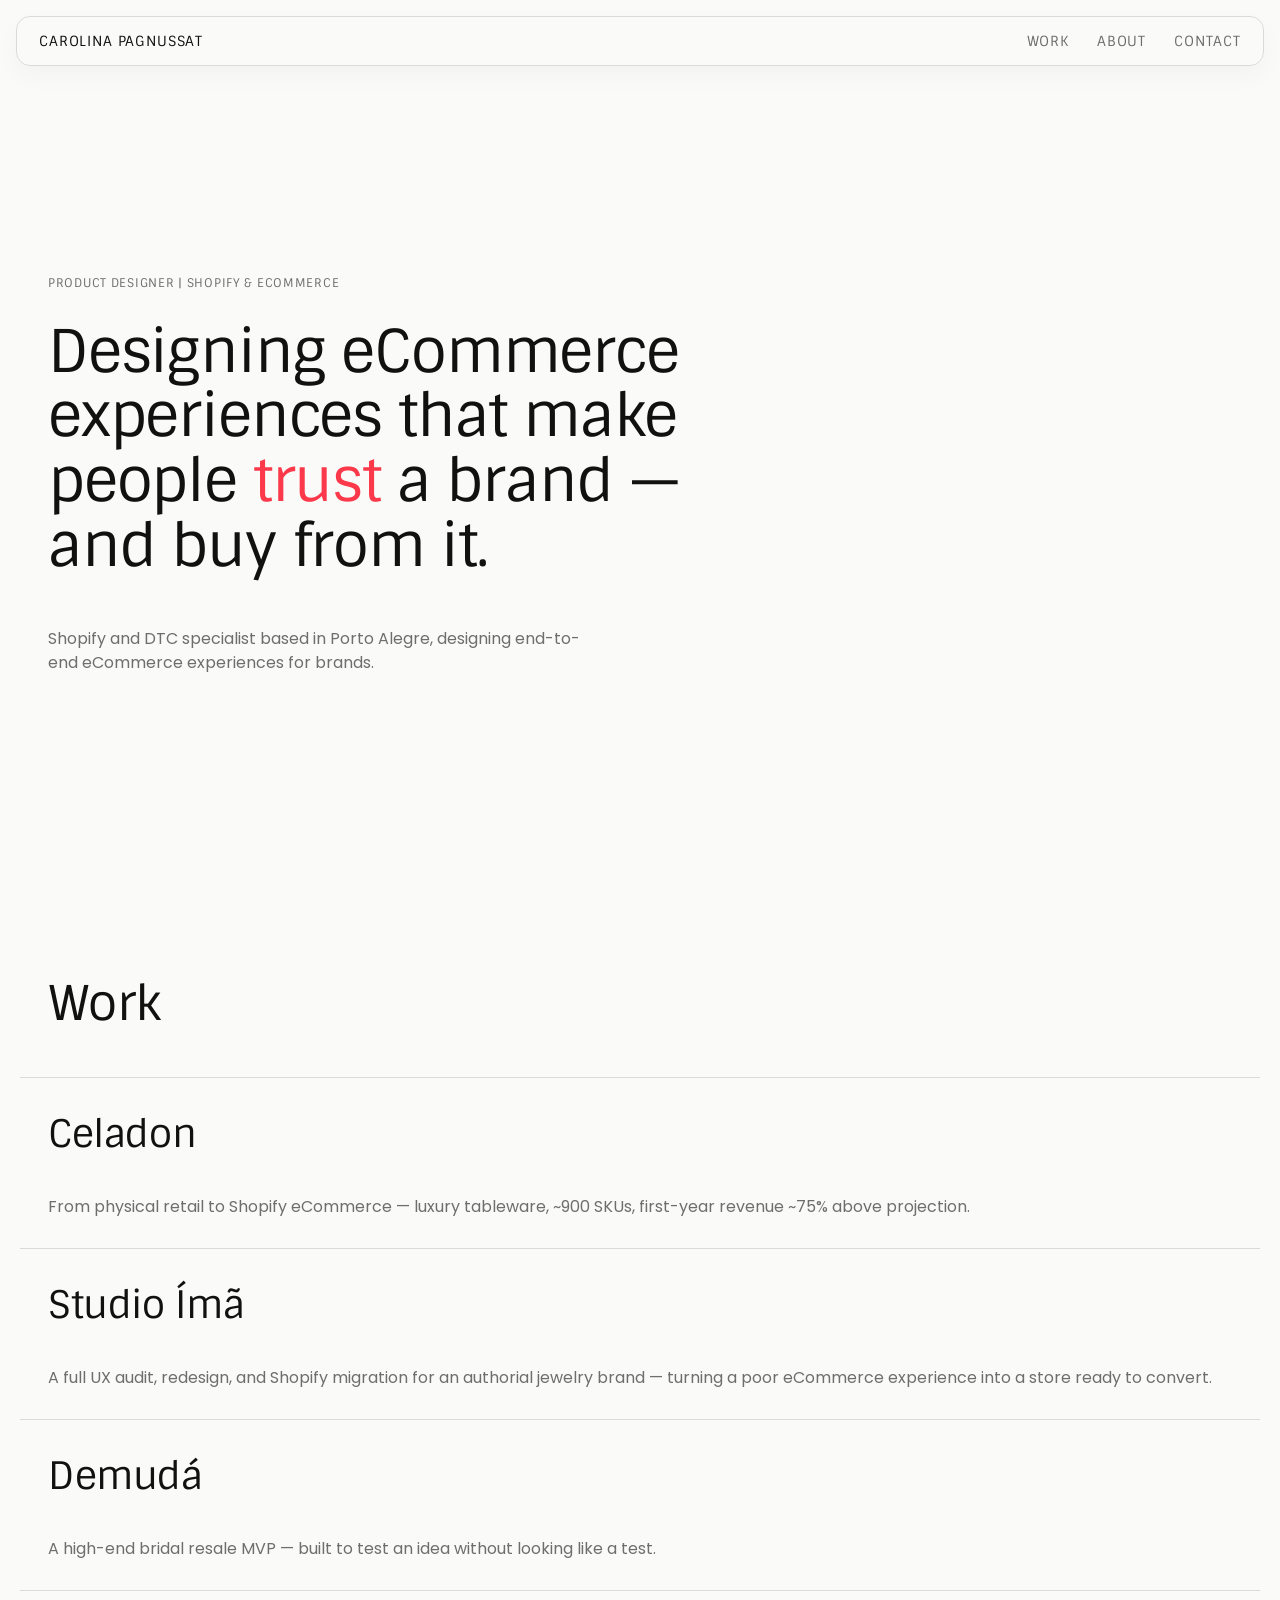
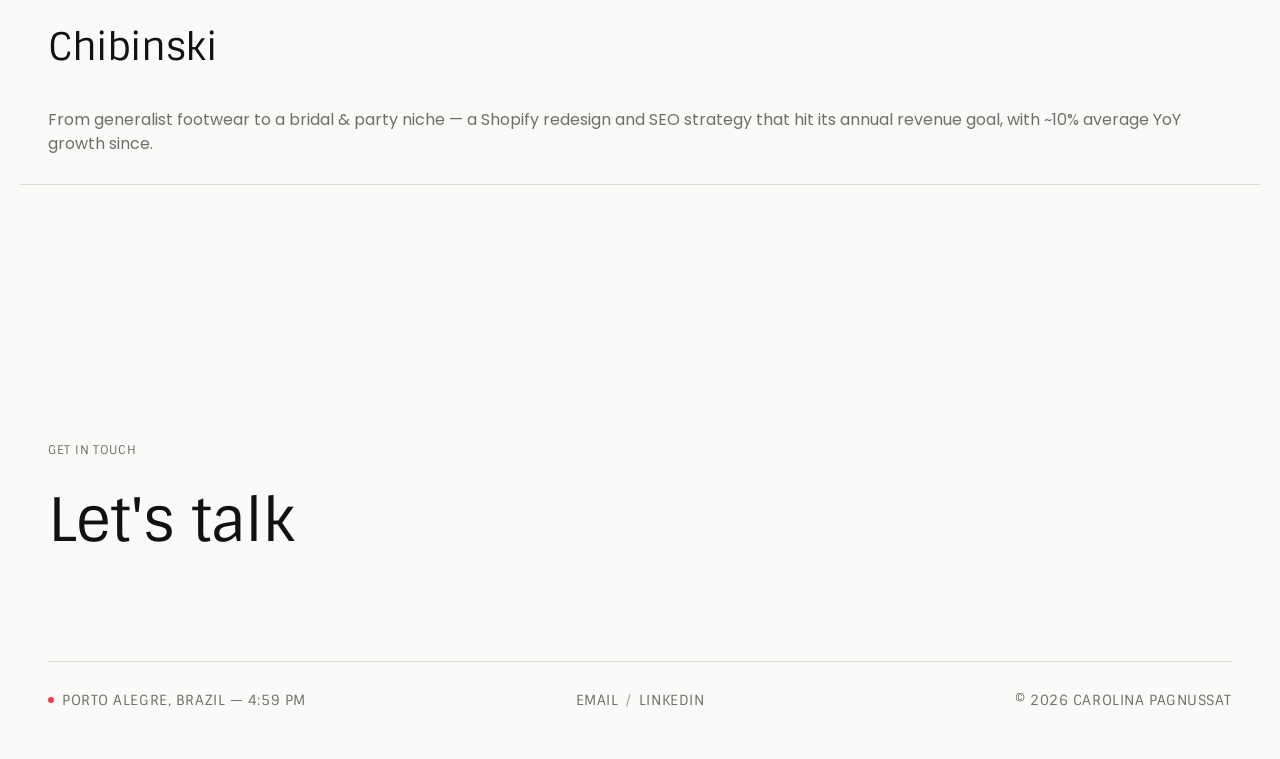
<file: index.html>
<!DOCTYPE html>
<html lang="en">
<head>
<meta charset="UTF-8">
<meta name="viewport" content="width=device-width, initial-scale=1.0">
<link rel="icon" href="/favicon.svg" type="image/svg+xml">
<link rel="icon" href="/favicon-32.png" sizes="32x32" type="image/png">
<link rel="apple-touch-icon" href="/apple-touch-icon.png">
<title>Carolina Pagnussat — Product Designer</title>
<meta name="description" content="Product designer specializing in Shopify and DTC eCommerce, based in Porto Alegre — designing store experiences that make people trust a brand and buy from it.">
<link rel="canonical" href="https://www.carolinapagnussat.com/">
<meta property="og:type" content="website">
<meta property="og:site_name" content="Carolina Pagnussat">
<meta property="og:title" content="Carolina Pagnussat — Product Designer">
<meta property="og:description" content="Shopify &amp; DTC product designer — store experiences that make people trust a brand and buy from it.">
<meta property="og:url" content="https://www.carolinapagnussat.com/">
<meta property="og:image" content="https://www.carolinapagnussat.com/assets/og-card.png">
<meta property="og:image:width" content="1200">
<meta property="og:image:height" content="630">
<meta property="og:image:alt" content="Carolina Pagnussat — Product Designer · Shopify & eCommerce">
<meta name="twitter:card" content="summary_large_image">
<meta name="twitter:title" content="Carolina Pagnussat — Product Designer">
<meta name="twitter:description" content="Shopify &amp; DTC product designer — store experiences that make people trust a brand and buy from it.">
<meta name="twitter:image" content="https://www.carolinapagnussat.com/assets/og-card.png">
<link rel="preconnect" href="https://fonts.googleapis.com">
<link rel="preconnect" href="https://fonts.gstatic.com" crossorigin>
<link href="https://fonts.googleapis.com/css2?family=Sintony:wght@400&family=Poppins:wght@400;500&display=swap" rel="stylesheet">
<link rel="stylesheet" href="css/style.css">
</head>
<body>

<nav class="site-nav">
  <a href="/" class="logo">Carolina Pagnussat</a>
  <div class="nav-links">
    <a href="/work">Work</a>
    <a href="/about">About</a>
    <a href="/contact">Contact</a>
  </div>
  <button class="nav-toggle" aria-label="Toggle menu" aria-expanded="false"><span></span></button>
</nav>

<header class="hero wrap">
  <p class="mono reveal">Product Designer | Shopify &amp; eCommerce</p>
  <h1 class="reveal" style="transition-delay: 0.08s;">Designing eCommerce experiences that make people <span class="paint-word"><span>t</span><span>r</span><span>u</span><span>s</span><span>t</span></span> a brand — and buy from it.</h1>
  <p class="lede reveal" style="transition-delay: 0.18s;">Shopify and DTC specialist based in Porto Alegre, designing end-to-end eCommerce experiences for brands.</p>
</header>

<main>
  <section class="work-index wrap" id="work">
    <div class="work-index-head reveal">
      <h2>Work</h2>
    </div>
    <div id="work-list"></div>
  </section>

  <section class="closing wrap">
    <p class="mono reveal" style="color: var(--color-ink-soft); margin-bottom: var(--space-2);">Get in touch</p>
    <a href="/contact" class="big-link bubble-link reveal">Let's talk<span class="bubble" aria-hidden="true"></span></a>
  </section>
</main>

<footer class="site-footer wrap">
  <div class="footer-line">
    <span><span class="live-dot" aria-hidden="true"></span>Porto Alegre, Brazil — <span data-clock-time></span></span>
    <span>
      <a href="mailto:carolinapagnussat@gmail.com">Email</a><span class="sep">/</span><a href="https://linkedin.com/in/carolinapagnussat" target="_blank" rel="noopener">LinkedIn</a>
    </span>
    <span>© 2026 Carolina Pagnussat</span>
  </div>
</footer>

<div class="modal-backdrop"></div>
<div class="cs-modal" role="dialog" aria-modal="true">
  <div class="cs-modal-controls">
    <button type="button" class="modal-icon-btn maximize-btn" aria-label="Maximize"></button>
    <button type="button" class="modal-icon-btn close-btn" aria-label="Close"></button>
  </div>
  <div class="cs-modal-body"></div>
</div>

<script src="js/projects.js"></script>
<script>
  function renderWorkIndex() {
    const list = document.getElementById("work-list");
    if (!list) return;
    list.innerHTML = PROJECTS.map((p, i) => `
      <a class="work-row reveal" href="/case-${p.slug}" data-slug="${p.slug}">
        <div class="row-bg"><img src="${p.thumb}" alt="" loading="lazy"></div>
        <div class="row-content">
          <span class="index-title">${p.title}</span>
          <span class="index-theme">${p.theme}</span>
        </div>
      </a>
    `).join("");
  }
  document.addEventListener("DOMContentLoaded", renderWorkIndex);
</script>
<script src="js/main.js"></script>
<script src="js/modal.js"></script>
</body>
</html>
</file>
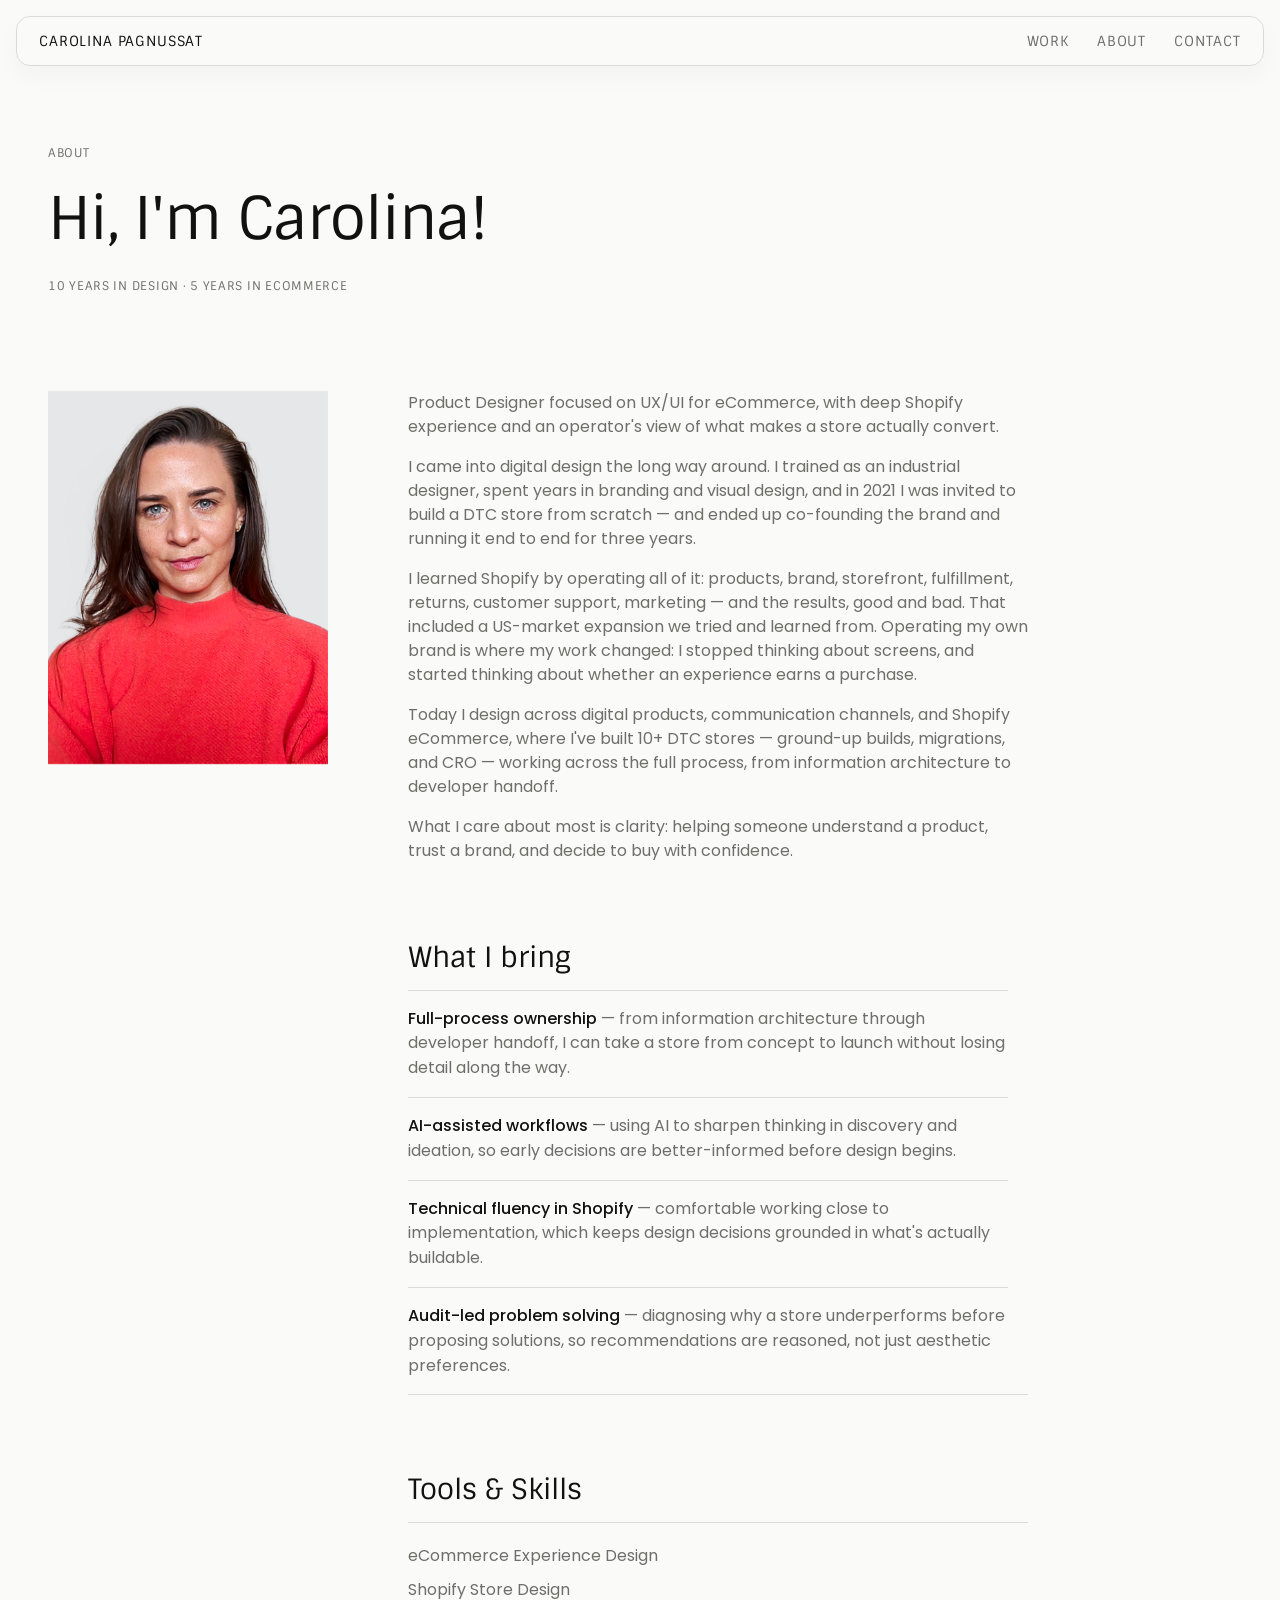
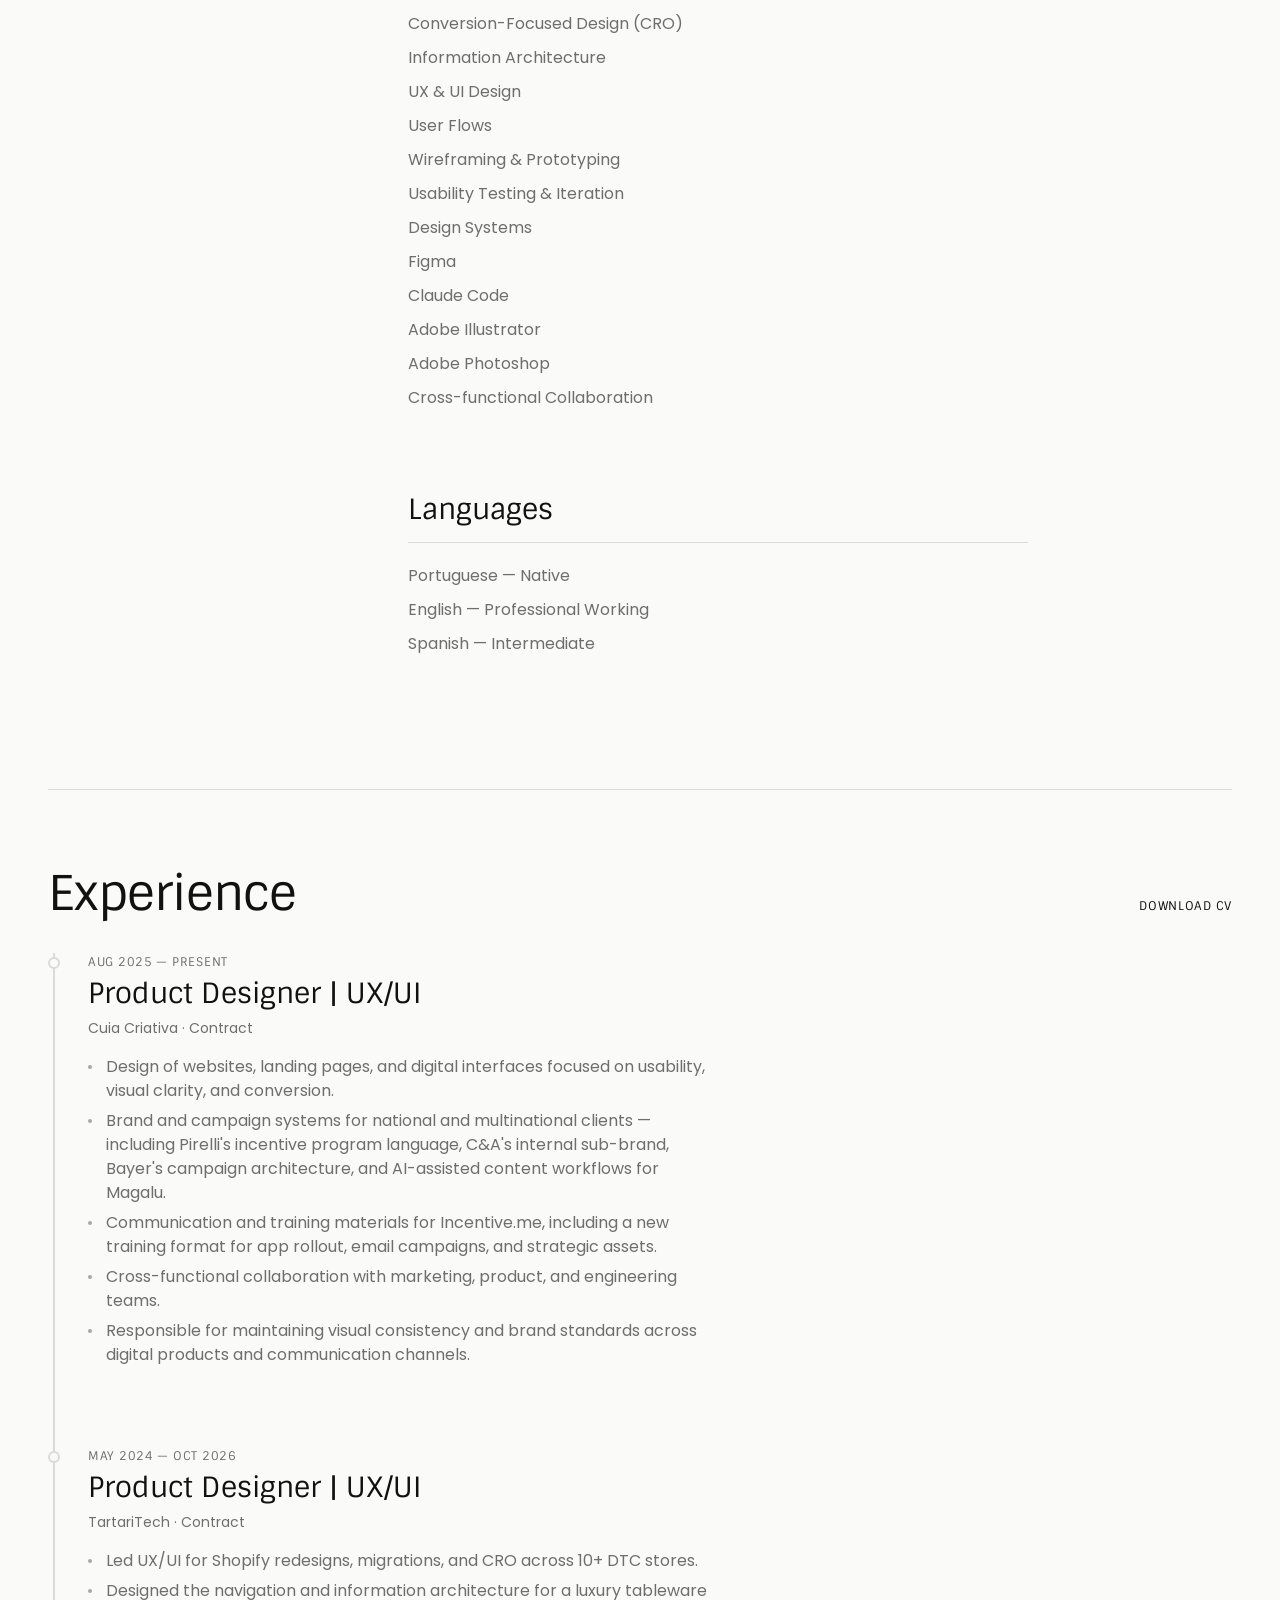
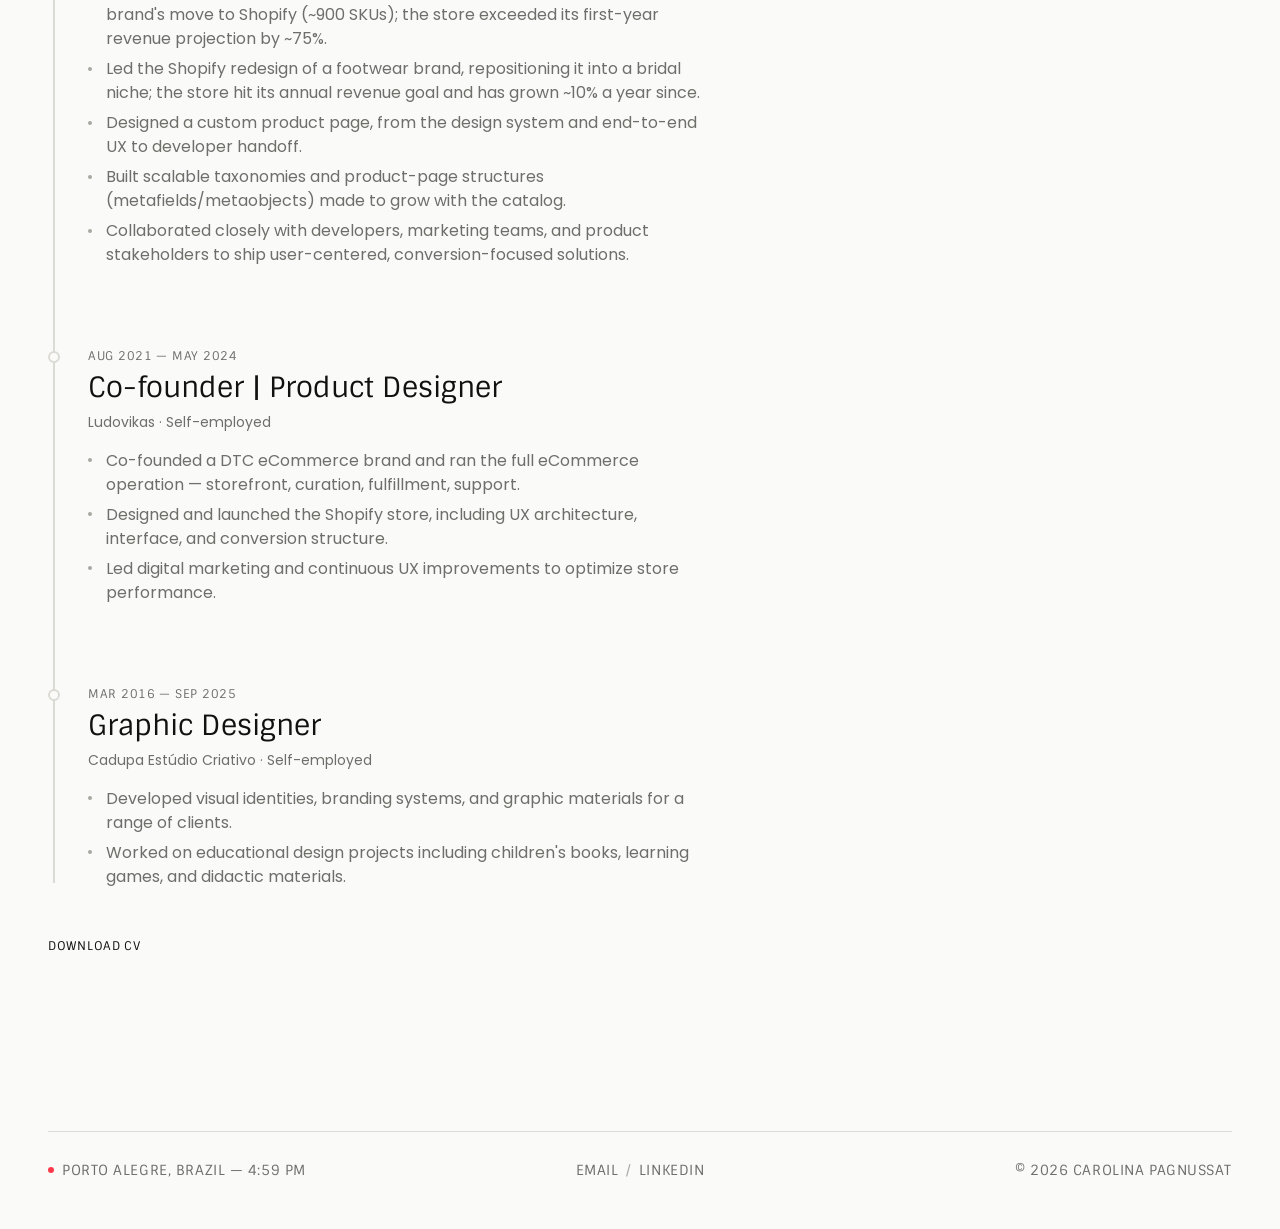
<file: about.html>
<!DOCTYPE html>
<html lang="en">
<head>
<meta charset="UTF-8">
<meta name="viewport" content="width=device-width, initial-scale=1.0">
<link rel="icon" href="/favicon.svg" type="image/svg+xml">
<link rel="icon" href="/favicon-32.png" sizes="32x32" type="image/png">
<link rel="apple-touch-icon" href="/apple-touch-icon.png">
<title>About — Carolina Pagnussat</title>
<meta name="description" content="Carolina Pagnussat is a product designer working in Shopify and DTC eCommerce — from information architecture through developer handoff, taking stores from concept to launch.">
<link rel="canonical" href="https://www.carolinapagnussat.com/about">
<meta property="og:type" content="website">
<meta property="og:site_name" content="Carolina Pagnussat">
<meta property="og:title" content="About — Carolina Pagnussat">
<meta property="og:description" content="Product designer in Shopify &amp; DTC eCommerce — from information architecture through developer handoff.">
<meta property="og:url" content="https://www.carolinapagnussat.com/about">
<meta property="og:image" content="https://www.carolinapagnussat.com/assets/og-card.png">
<meta property="og:image:width" content="1200">
<meta property="og:image:height" content="630">
<meta property="og:image:alt" content="Carolina Pagnussat — Product Designer · Shopify & eCommerce">
<meta name="twitter:card" content="summary_large_image">
<meta name="twitter:title" content="About — Carolina Pagnussat">
<meta name="twitter:description" content="Product designer in Shopify &amp; DTC eCommerce — from information architecture through developer handoff.">
<meta name="twitter:image" content="https://www.carolinapagnussat.com/assets/og-card.png">
<link rel="preconnect" href="https://fonts.googleapis.com">
<link rel="preconnect" href="https://fonts.gstatic.com" crossorigin>
<link href="https://fonts.googleapis.com/css2?family=Sintony:wght@400&family=Poppins:wght@400;500&display=swap" rel="stylesheet">
<link rel="stylesheet" href="css/style.css">
</head>
<body>

<nav class="site-nav">
  <a href="/" class="logo">Carolina Pagnussat</a>
  <div class="nav-links">
    <a href="/work">Work</a>
    <a href="/about">About</a>
    <a href="/contact">Contact</a>
  </div>
  <button class="nav-toggle" aria-label="Toggle menu" aria-expanded="false"><span></span></button>
</nav>

<header class="page-top wrap">
  <p class="mono reveal" style="color: var(--color-ink-soft); margin-bottom: var(--space-3);">About</p>
  <h1 class="reveal" style="transition-delay: 0.08s;">Hi, I'm Carolina!</h1>
  <p class="mono reveal" style="color: var(--color-ink-soft); margin-top: var(--space-3); transition-delay: 0.16s;"><span data-years-since="2016">10</span> years in design · <span data-years-since="2021">5</span> years in eCommerce</p>
</header>

<main class="wrap">
  <section class="about-layout reveal" style="transition-delay: 0.16s;">
    <div class="media">
      <img src="assets/carolina-portrait.jpg" alt="Carolina Pagnussat">
    </div>
    <div class="flow">
      <p>Product Designer focused on UX/UI for eCommerce, with deep Shopify experience and an operator's view of what makes a store actually convert.</p>
      <p>I came into digital design the long way around. I trained as an industrial designer, spent years in branding and visual design, and in 2021 I was invited to build a DTC store from scratch — and ended up co-founding the brand and running it end to end for three years.</p>
      <p>I learned Shopify by operating all of it: products, brand, storefront, fulfillment, returns, customer support, marketing — and the results, good and bad. That included a US-market expansion we tried and learned from. Operating my own brand is where my work changed: I stopped thinking about screens, and started thinking about whether an experience earns a purchase.</p>
      <p>Today I design across digital products, communication channels, and Shopify eCommerce, where I've built 10+ DTC stores — ground-up builds, migrations, and CRO — working across the full process, from information architecture to developer handoff.</p>
      <p>What I care about most is clarity: helping someone understand a product, trust a brand, and decide to buy with confidence.</p>

      <h3>What I bring</h3>
      <ul class="brings-list">
        <li><strong>Full-process ownership</strong> — from information architecture through developer handoff, I can take a store from concept to launch without losing detail along the way.</li>
        <li><strong>AI-assisted workflows</strong> — using AI to sharpen thinking in discovery and ideation, so early decisions are better-informed before design begins.</li>
        <li><strong>Technical fluency in Shopify</strong> — comfortable working close to implementation, which keeps design decisions grounded in what's actually buildable.</li>
        <li><strong>Audit-led problem solving</strong> — diagnosing why a store underperforms before proposing solutions, so recommendations are reasoned, not just aesthetic preferences.</li>
      </ul>

      <h3>Tools &amp; Skills</h3>
      <ul class="stack-list">
        <li>eCommerce Experience Design</li>
        <li>Shopify Store Design</li>
        <li>Conversion-Focused Design (CRO)</li>
        <li>Information Architecture</li>
        <li>UX &amp; UI Design</li>
        <li>User Flows</li>
        <li>Wireframing &amp; Prototyping</li>
        <li>Usability Testing &amp; Iteration</li>
        <li>Design Systems</li>
        <li>Figma</li>
        <li>Claude Code</li>
        <li>Adobe Illustrator</li>
        <li>Adobe Photoshop</li>
        <li>Cross-functional Collaboration</li>
      </ul>

      <h3>Languages</h3>
      <ul class="stack-list">
        <li>Portuguese — Native</li>
        <li>English — Professional Working</li>
        <li>Spanish — Intermediate</li>
      </ul>
    </div>
  </section>

  <section style="padding-top: var(--space-5); border-top: 1px solid var(--color-line);">
    <div class="section-head reveal">
      <h2>Experience</h2>
      <a href="assets/Carolina-Pagnussat-CV.pdf" download class="mono bubble-link" style="border-bottom: none;">Download CV<span class="bubble" aria-hidden="true"></span></a>
    </div>
    <div class="timeline" id="timeline"></div>
    <p style="margin-top: var(--space-4); padding-bottom: var(--space-6);">
      <a href="assets/Carolina-Pagnussat-CV.pdf" download class="mono bubble-link" style="border-bottom: none;">Download CV<span class="bubble" aria-hidden="true"></span></a>
    </p>
  </section>
</main>

<footer class="site-footer wrap">
  <div class="footer-line">
    <span><span class="live-dot" aria-hidden="true"></span>Porto Alegre, Brazil — <span data-clock-time></span></span>
    <span>
      <a href="mailto:carolinapagnussat@gmail.com">Email</a><span class="sep">/</span><a href="https://linkedin.com/in/carolinapagnussat" target="_blank" rel="noopener">LinkedIn</a>
    </span>
    <span>© 2026 Carolina Pagnussat</span>
  </div>
</footer>

<script src="js/experience.js"></script>
<script src="js/main.js"></script>
</body>
</html>
</file>
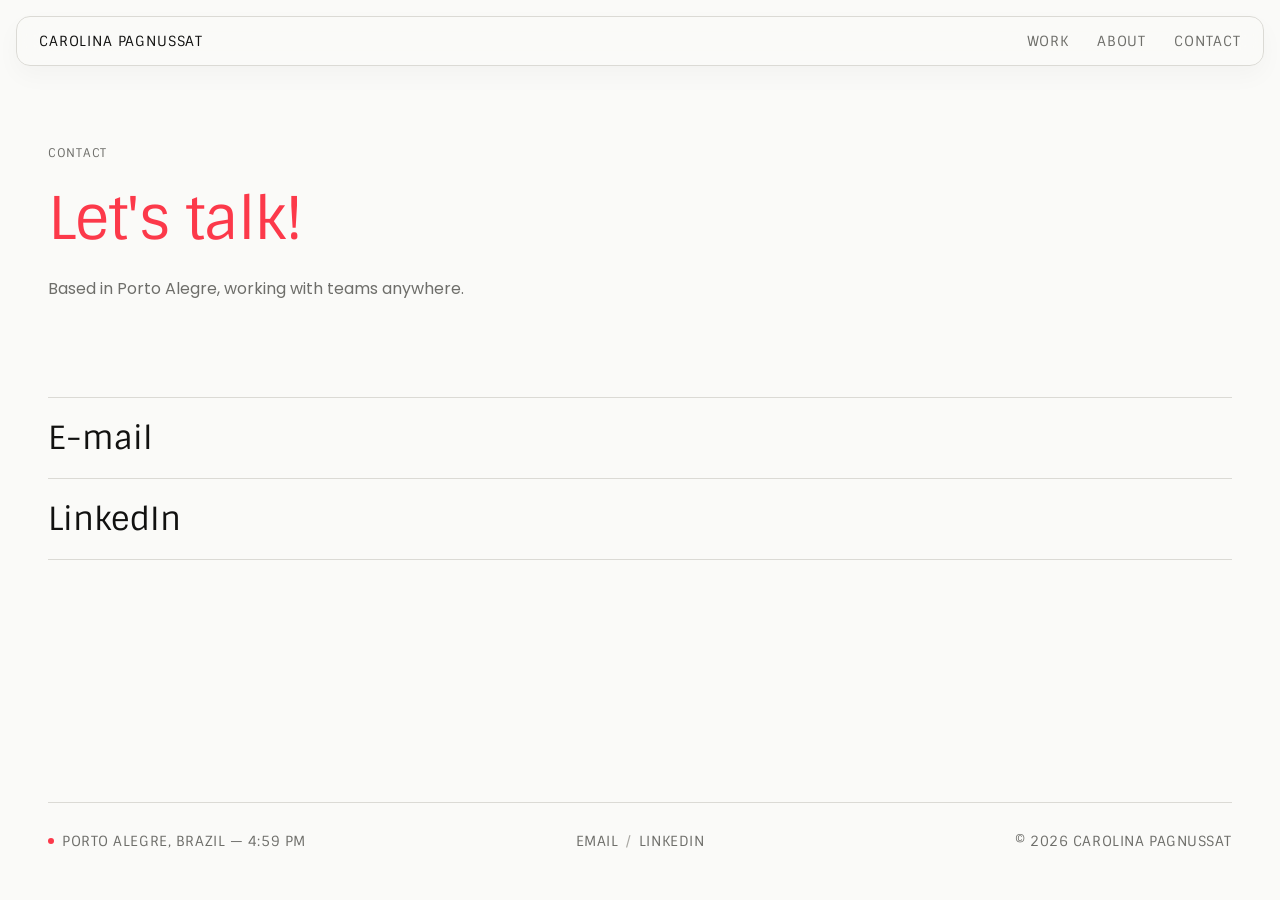
<file: contact.html>
<!DOCTYPE html>
<html lang="en">
<head>
<meta charset="UTF-8">
<meta name="viewport" content="width=device-width, initial-scale=1.0">
<link rel="icon" href="/favicon.svg" type="image/svg+xml">
<link rel="icon" href="/favicon-32.png" sizes="32x32" type="image/png">
<link rel="apple-touch-icon" href="/apple-touch-icon.png">
<title>Contact — Carolina Pagnussat</title>
<meta name="description" content="Get in touch with Carolina Pagnussat — product designer for Shopify and DTC eCommerce, based in Porto Alegre and working with teams anywhere.">
<link rel="canonical" href="https://www.carolinapagnussat.com/contact">
<meta property="og:type" content="website">
<meta property="og:site_name" content="Carolina Pagnussat">
<meta property="og:title" content="Contact — Carolina Pagnussat">
<meta property="og:description" content="Get in touch — product designer for Shopify &amp; DTC eCommerce, based in Porto Alegre, working with teams anywhere.">
<meta property="og:url" content="https://www.carolinapagnussat.com/contact">
<meta property="og:image" content="https://www.carolinapagnussat.com/assets/og-card.png">
<meta property="og:image:width" content="1200">
<meta property="og:image:height" content="630">
<meta property="og:image:alt" content="Carolina Pagnussat — Product Designer · Shopify & eCommerce">
<meta name="twitter:card" content="summary_large_image">
<meta name="twitter:title" content="Contact — Carolina Pagnussat">
<meta name="twitter:description" content="Get in touch — product designer for Shopify &amp; DTC eCommerce, based in Porto Alegre, working with teams anywhere.">
<meta name="twitter:image" content="https://www.carolinapagnussat.com/assets/og-card.png">
<link rel="preconnect" href="https://fonts.googleapis.com">
<link rel="preconnect" href="https://fonts.gstatic.com" crossorigin>
<link href="https://fonts.googleapis.com/css2?family=Sintony:wght@400&family=Poppins:wght@400;500&display=swap" rel="stylesheet">
<link rel="stylesheet" href="css/style.css">
</head>
<body>

<nav class="site-nav">
  <a href="/" class="logo">Carolina Pagnussat</a>
  <div class="nav-links">
    <a href="/work">Work</a>
    <a href="/about">About</a>
    <a href="/contact">Contact</a>
  </div>
  <button class="nav-toggle" aria-label="Toggle menu" aria-expanded="false"><span></span></button>
</nav>

<header class="page-top wrap">
  <p class="mono reveal" style="color: var(--color-ink-soft); margin-bottom: var(--space-3);">Contact</p>
  <h1 class="reveal" style="transition-delay: 0.08s;"><span class="paint-word"><span>L</span><span>e</span><span>t</span><span>'</span><span>s</span> <span>t</span><span>a</span><span>l</span><span>k</span><span>!</span></span></h1>
  <p class="lede reveal" style="margin-top: var(--space-3); transition-delay: 0.16s; font-size: 1rem;">Based in Porto Alegre, working with teams anywhere.</p>
</header>

<main class="wrap contact-layout">
  <div class="contact-list">
    <a href="mailto:carolinapagnussat@gmail.com" class="bubble-link reveal">E-mail<span class="bubble" aria-hidden="true"></span></a>
    <a href="https://linkedin.com/in/carolinapagnussat" target="_blank" rel="noopener" class="bubble-link reveal" style="transition-delay: 0.08s;">LinkedIn<span class="bubble" aria-hidden="true"></span></a>
  </div>
</main>

<footer class="site-footer wrap">
  <div class="footer-line">
    <span><span class="live-dot" aria-hidden="true"></span>Porto Alegre, Brazil — <span data-clock-time></span></span>
    <span>
      <a href="mailto:carolinapagnussat@gmail.com">Email</a><span class="sep">/</span><a href="https://linkedin.com/in/carolinapagnussat" target="_blank" rel="noopener">LinkedIn</a>
    </span>
    <span>© 2026 Carolina Pagnussat</span>
  </div>
</footer>

<script src="js/main.js"></script>
</body>
</html>
</file>
<file: css/style.css>
/* ==========================================================================
   Design tokens — flat, monochrome, editorial. No radius, no shadow, no cards.
   ========================================================================== */
:root {
  --color-bg: #FAFAF8;
  --color-ink: #111110;
  --color-ink-soft: #6E6E6A;
  --color-ink-faint: #A8A7A2;
  --color-line: #DBDAD5;
  --color-accent: #FC394A;
  --bounce: cubic-bezier(0.34, 1.56, 0.64, 1);
  --color-media-bg: #E8E7E2;

  --font-display: "Sintony", "Helvetica Neue", Arial, sans-serif;
  --font-body: "Poppins", -apple-system, BlinkMacSystemFont, sans-serif;
  --font-mono: "Sintony", "Helvetica Neue", Arial, sans-serif;

  --space-1: 0.5rem;
  --space-2: 1rem;
  --space-3: 1.75rem;
  --space-4: 3rem;
  --space-5: 5rem;
  --space-6: 8rem;
  --space-7: 12rem;

  --max-width: 1240px;
  --gutter: 1.75rem;
  --ease: cubic-bezier(0.65, 0, 0.35, 1);

  /* Shared measure — all case-study content fills the modal body width and
     grows fluidly when the overlay is expanded/maximized */
  --cs-measure: 100%;
}

/* ==========================================================================
   Reset
   ========================================================================== */
* { box-sizing: border-box; }
html { scroll-behavior: smooth; }
body { min-height: 100vh; min-height: 100dvh; display: flex; flex-direction: column;
  margin: 0;
  background: var(--color-bg);
  color: var(--color-ink);
  font-family: var(--font-body);
  font-size: 16px;
  line-height: 1.5;
  -webkit-font-smoothing: antialiased;
}
img { max-width: 100%; display: block; }
a { color: inherit; text-decoration: none; }
h1, h2, h3, h4, p, figure { margin: 0; }
ul { margin: 0; padding: 0; list-style: none; }
button { font: inherit; cursor: pointer; background: none; border: none; color: inherit; }

.wrap {
  max-width: var(--max-width);
  margin: 0 auto;
  padding: 0 var(--gutter);
}
/* Body is a flex column (sticky footer); its direct .wrap sections must fill
   the width — otherwise the auto side-margins make flex items shrink-to-content. */
body > .wrap { width: 100%; }

.mono {
  font-family: var(--font-mono);
  text-transform: uppercase;
  letter-spacing: 0.06em;
  font-size: 0.75rem;
}

/* ==========================================================================
   Type
   ========================================================================== */
h1, .h1 {
  font-family: var(--font-display);
  font-weight: 500;
  font-size: clamp(2.25rem, 4.6vw, 4rem);
  line-height: 1.0;
  letter-spacing: -0.02em;
}
h2, .h2 {
  font-family: var(--font-display);
  font-weight: 500;
  font-size: clamp(2rem, 4vw, 3rem);
  line-height: 1.02;
  letter-spacing: -0.015em;
}
h3, .h3 {
  font-family: var(--font-display);
  font-weight: 500;
  font-size: clamp(1.5rem, 2.2vw, 1.75rem);
  line-height: 1.1;
}
.lede {
  font-size: 1rem;
  color: var(--color-ink-soft);
  line-height: 1.5;
  max-width: 54ch;
}

/* "trust" paints on letter by letter in the accent color, then stays */
.paint-word span {
  color: inherit;
  animation: paint-letter 0.4s var(--ease) forwards;
}
.paint-word span:nth-child(1) { animation-delay: 1.0s; }
.paint-word span:nth-child(2) { animation-delay: 1.12s; }
.paint-word span:nth-child(3) { animation-delay: 1.24s; }
.paint-word span:nth-child(4) { animation-delay: 1.36s; }
.paint-word span:nth-child(5) { animation-delay: 1.48s; }
.paint-word span:nth-child(6) { animation-delay: 1.60s; }
.paint-word span:nth-child(7) { animation-delay: 1.72s; }
.paint-word span:nth-child(8) { animation-delay: 1.84s; }
.paint-word span:nth-child(9) { animation-delay: 1.96s; }
.paint-word span:nth-child(10) { animation-delay: 2.08s; }
@keyframes paint-letter {
  to { color: var(--color-accent); }
}
@media (prefers-reduced-motion: reduce) {
  .paint-word span { animation: none; color: var(--color-accent); }
}

/* ==========================================================================
   Nav — floating bar, light translucent background
   ========================================================================== */
.site-nav {
  position: fixed;
  top: var(--space-2); left: var(--space-2); right: var(--space-2);
  z-index: 50;
  display: flex;
  justify-content: space-between;
  align-items: center;
  padding: 0.85rem 1.375rem;
  background: rgba(250, 250, 248, 0.78);
  backdrop-filter: blur(14px);
  -webkit-backdrop-filter: blur(14px);
  border: 1px solid var(--color-line);
  border-radius: 14px;
  box-shadow: 0 10px 24px rgba(17, 17, 16, 0.03);
}
.site-nav .logo {
  font-family: var(--font-mono);
  font-size: 0.875rem;
  text-transform: uppercase;
  letter-spacing: 0.06em;
  transition: color 0.2s var(--ease);
}
.site-nav .logo:hover { color: var(--color-accent); }
.nav-links {
  display: flex;
  gap: var(--space-3);
  font-family: var(--font-mono);
  font-size: 0.875rem;
  text-transform: uppercase;
  letter-spacing: 0.06em;
}
.nav-links a {
  display: flex;
  align-items: center;
  color: var(--color-ink-soft);
  transition: color 0.2s var(--ease);
}
.nav-links a::before {
  content: "";
  width: 0;
  min-width: 0;
  height: 6px;
  min-height: 6px;
  border-radius: 50%;
  background: var(--color-accent);
  opacity: 0;
  margin-right: 0;
  flex-shrink: 0;
  transition: width 0.35s var(--bounce), min-width 0.35s var(--bounce),
              margin-right 0.35s var(--bounce), opacity 0.25s var(--ease);
}
.nav-links a.active {
  color: var(--color-accent);
}
.nav-links a.active::before,
.nav-links a:hover::before {
  width: 6px;
  min-width: 6px;
  opacity: 1;
  margin-right: 8px;
}
.nav-links a:hover {
  color: var(--color-accent);
}

.nav-toggle {
  display: none;
  padding: 4px;
}
.nav-toggle span,
.nav-toggle span::before,
.nav-toggle span::after {
  content: "";
  display: block;
  width: 20px;
  height: 1px;
  background: var(--color-ink);
  position: relative;
  transition: transform 0.2s var(--ease), background 0.2s var(--ease);
}
.nav-toggle span::before { position: absolute; top: -6px; }
.nav-toggle span::after { position: absolute; top: 6px; }

/* ==========================================================================
   Hero — full statement, minimal support
   ========================================================================== */
.hero {
  min-height: 100svh;
  display: flex;
  flex-direction: column;
  justify-content: center;
  padding-top: var(--space-6);
  padding-bottom: var(--space-5);
}
.hero .mono { color: var(--color-ink-soft); margin-bottom: var(--space-3); }
.hero h1 { max-width: 18ch; line-height: 1.1; }
.hero .lede { margin-top: var(--space-4); }

/* ==========================================================================
   Work index — text list, no thumbnails inline. Numbers + titles + years.
   ========================================================================== */
.work-index {
  padding-top: var(--space-5);
  padding-bottom: var(--space-6);
  scroll-margin-top: 90px;
}
.work-index-head {
  display: flex;
  justify-content: space-between;
  align-items: baseline;
  padding-bottom: var(--space-4);
}
.work-index-head .mono { color: var(--color-ink-soft); }

.section-head {
  display: flex;
  justify-content: space-between;
  align-items: baseline;
  flex-wrap: wrap;
  gap: var(--space-2);
  margin-bottom: var(--space-3);
}

.work-row {
  position: relative;
  overflow: hidden;
  display: block;
  padding: 0 var(--space-3);
  margin: 0 calc(-1 * var(--space-3));
  border-top: 1px solid var(--color-line);
  border-bottom: 1px solid transparent;
  cursor: pointer;
  transition: border-color 0.4s var(--ease);
}
.work-row:last-child { border-bottom-color: var(--color-line); }
/* Revealed state — shared by desktop hover and the mobile scroll-reveal
   (js/main.js lights one row at a time on touch, since hover isn't available). */
.work-row.revealed { border-top-color: transparent; border-bottom-color: transparent; }
.work-row.revealed + .work-row { border-top-color: transparent; }

.work-row .row-bg {
  position: absolute;
  inset: 0;
  z-index: 0;
  opacity: 0;
  border-radius: 0;
  overflow: hidden;
  transition: opacity 0.4s var(--ease), border-radius 0.4s var(--ease);
}
.work-row .row-bg img {
  width: 100%;
  height: 100%;
  object-fit: cover;
}
.work-row .row-bg::after {
  content: "";
  position: absolute;
  inset: 0;
  background: rgba(17, 17, 16, 0.5);
}
.work-row.revealed .row-bg { opacity: 1; }

.work-row .row-content {
  position: relative;
  z-index: 1;
  display: grid;
  grid-template-columns: 1fr;
  align-items: baseline;
  gap: var(--space-3);
  padding: var(--space-3) 0;
}
.work-row .index-num {
  font-family: var(--font-mono);
  font-size: 0.875rem;
  color: var(--color-ink-faint);
  transition: color 0.3s var(--ease);
}
.work-row .index-title {
  font-family: var(--font-display);
  font-size: clamp(1.75rem, 3.2vw, 2.375rem);
  font-weight: 500;
  letter-spacing: -0.01em;
  transition: color 0.3s var(--ease);
}
.work-row .index-year {
  font-family: var(--font-mono);
  font-size: 0.875rem;
  color: var(--color-ink-soft);
  white-space: nowrap;
  transition: color 0.3s var(--ease);
}
.work-row .index-theme {
  grid-column: 1 / 2;
  color: var(--color-ink-soft);
  font-size: 1rem;
  margin-top: 4px;
  transition: color 0.3s var(--ease);
}
.work-row.revealed .index-num,
.work-row.revealed .index-title,
.work-row.revealed .index-year,
.work-row.revealed .index-theme {
  color: #F4F3EF;
}

/* Desktop (real pointer): reveal on hover, with rounded corners. Gated so
   touch devices skip the sticky-hover that would need a double-tap to open. */
@media (hover: hover) {
  .work-row:hover { border-top-color: transparent; border-bottom-color: transparent; }
  .work-row:hover + .work-row { border-top-color: transparent; }
  .work-row:hover .row-bg { opacity: 1; border-radius: 28px; }
  .work-row:hover .index-num,
  .work-row:hover .index-title,
  .work-row:hover .index-year,
  .work-row:hover .index-theme { color: #F4F3EF; }
}

/* ==========================================================================
   Reveal — fade-in-up as content enters (page load or scroll)
   ========================================================================== */
.reveal {
  opacity: 0;
  transform: translateY(20px);
  transition: opacity 0.8s var(--ease), transform 0.8s var(--ease);
}
.reveal.in {
  opacity: 1;
  transform: translateY(0);
}
@media (prefers-reduced-motion: reduce) {
  .reveal { opacity: 1; transform: none; transition: none; }
}

/* ==========================================================================
   Bubble link — replaces arrow glyphs with a circle that pops in on hover
   ========================================================================== */
.bubble-link {
  display: flex;
  align-items: center;
  width: fit-content;
  transition: color 0.2s var(--ease);
}
.bubble-link .bubble {
  order: -1;
  width: 0;
  min-width: 0;
  height: 0.4em;
  min-height: 9px;
  border-radius: 50%;
  background: var(--color-accent);
  opacity: 0;
  margin-right: 0;
  flex-shrink: 0;
  transition: width 0.35s var(--bounce), min-width 0.35s var(--bounce),
              margin-right 0.35s var(--bounce), opacity 0.25s var(--ease);
}
.bubble-link:hover .bubble,
.bubble-link:focus-visible .bubble {
  width: 0.4em;
  min-width: 9px;
  opacity: 1;
  margin-right: 0.35em;
}
.bubble-link:hover,
.bubble-link:focus-visible {
  color: var(--color-accent);
}
/* Auto-reveal the "Download CV" link once the timeline finishes charging —
   same effect as a hover, driven by js/main.js. Resets when scrolled away. */
.bubble-link.cv-charged {
  color: var(--color-accent);
}
.bubble-link.cv-charged .bubble {
  width: 0.4em;
  min-width: 9px;
  opacity: 1;
  margin-right: 0.35em;
}

/* ==========================================================================
   Closing / footer — a statement, not a dashboard
   ========================================================================== */
.closing {
  padding-top: var(--space-6);
  padding-bottom: var(--space-4);
}
.closing a.big-link {
  font-family: var(--font-display);
  font-size: clamp(2.25rem, 5.2vw, 3.75rem);
  font-weight: 500;
  letter-spacing: -0.015em;
}
/* Auto-reveal the CTA when it scrolls into view (signals it's a link) */
.closing a.big-link.cta-in { color: var(--color-accent); }
.closing a.big-link.cta-in .bubble {
  width: 0.4em;
  min-width: 9px;
  opacity: 1;
  margin-right: 0.35em;
}

.site-footer { margin-top: auto;
  padding-top: var(--space-4);
  padding-bottom: var(--space-4);
}
.footer-line {
  font-family: var(--font-mono);
  font-size: 0.875rem;
  color: var(--color-ink-soft);
  display: grid;
  grid-template-columns: 1fr auto 1fr;
  align-items: center;
  gap: var(--space-2);
  padding-top: var(--space-3);
  border-top: 1px solid var(--color-line);
  text-transform: uppercase;
  letter-spacing: 0.04em;
}
.footer-line > span:first-child { justify-self: start; }
.footer-line > span:nth-child(2) { justify-self: center; }
.footer-line > span:last-child { justify-self: end; }
.footer-line a { color: var(--color-ink-soft); }
.footer-line a:hover { color: var(--color-accent); }
.footer-line .sep { margin: 0 var(--space-1); color: var(--color-ink-faint); }

.live-dot {
  display: inline-block;
  vertical-align: middle;
  position: relative;
  top: -0.06em;
  width: 6px;
  height: 6px;
  border-radius: 50%;
  background: var(--color-accent);
  margin-right: 8px;
  animation: live-pulse 1.6s ease-in-out infinite;
}
@keyframes live-pulse {
  0%, 100% { opacity: 1; }
  50% { opacity: 0.12; }
}

/* ==========================================================================
   Case study — single column, long-form
   ========================================================================== */
.cs-top {
  padding: calc(var(--space-6) + var(--space-2)) 0 var(--space-4);
}
.cs-back {
  font-family: var(--font-mono);
  font-size: 0.75rem;
  text-transform: uppercase;
  letter-spacing: 0.06em;
  color: var(--color-ink-soft);
}
.cs-back:hover { color: var(--color-ink); }

.cs-title { max-width: 22ch; text-indent: -0.07em; margin: var(--space-2) 0 var(--space-4); }

/* Discipline eyebrows — the project's core, above the title */
.cs-disciplines {
  color: var(--color-ink-soft);
  max-width: var(--cs-measure);
  white-space: nowrap;
}

/* Facts — labeled Role / Timeline / Team block */
.cs-facts {
  display: grid;
  grid-template-columns: auto auto 1fr;
  column-gap: var(--space-4);
  row-gap: var(--space-2);
  padding: var(--space-3) 0;
  border-top: 1px solid var(--color-line);
  border-bottom: 1px solid var(--color-line);
  max-width: var(--cs-measure);
}
.cs-fact { display: flex; flex-direction: column; gap: 7px; }
.cs-fact-label { color: var(--color-ink-faint); }
.cs-fact-value { font-size: 1rem; font-weight: 400; color: var(--color-ink); line-height: 1.4; white-space: nowrap; }
.cs-fact-value a { text-decoration: underline; text-underline-offset: 2px; transition: color 0.2s var(--ease); }
.cs-fact-value a:hover { color: var(--color-accent); }
@media (max-width: 640px) {
  .cs-facts { grid-template-columns: 1fr; }
  .cs-fact-value { white-space: normal; }
  .cs-disciplines { white-space: normal; }
  /* Tighter section rhythm inside case studies on mobile (was 80px top). */
  .cs-modal-body .cs-chapter { padding-top: var(--space-4); }
}

.cs-overview { font-size: 1rem;
  padding: var(--space-4) 0;
  max-width: var(--cs-measure);
}

.cs-media {
  margin: var(--space-3) 0;
  max-width: var(--cs-measure);
}
.cs-media img, .cs-media video { width: 100%; display: block; background: var(--color-media-bg); }

/* Chibinski's storefront shots have a pale background that blends into the
   page — a hairline stroke defines their edges. Scoped to this case only. */
.cs-modal-body[data-case="chibinski"] .cs-media img,
.cs-modal-body[data-case="chibinski"] .cs-media video {
  border: 1px solid #F4F2EF;
  box-sizing: border-box;
}

/* Every case-study image/video is click/tap-to-enlarge. The wrapper shrink-
   wraps its media (so the corner icon sits on the image, not the column) and
   carries a subtle expand affordance. */
.cs-zoom { position: relative; display: block; cursor: zoom-in; line-height: 0; }
.cs-media.row .cs-zoom, .cs-media.split.mobile .cs-zoom { display: inline-block; }
.cs-zoom:focus-visible { outline: 2px solid var(--color-accent); outline-offset: 2px; }
.cs-zoom-ic {
  position: absolute; right: 10px; bottom: 10px;
  display: inline-flex; align-items: center; justify-content: center;
  width: 30px; height: 30px; border-radius: 999px;
  background: rgba(17, 17, 16, 0.6); color: #fff;
  pointer-events: none; opacity: 0; transition: opacity 0.3s var(--ease);
}
.cs-zoom-ic svg { width: 14px; height: 14px; }
.cs-zoom:hover .cs-zoom-ic, .cs-zoom:focus-visible .cs-zoom-ic { opacity: 1; }
/* Touch devices have no hover, so keep the affordance faintly visible there. */
@media (hover: none) { .cs-zoom-ic { opacity: 0.85; } }

/* Enlarged media overlay — sits above the case-study modal. */
.cs-lightbox {
  position: fixed; inset: 0; z-index: 200;
  display: none; align-items: center; justify-content: center;
  padding: 24px; background: rgba(12, 12, 11, 0.97);
}
.cs-lightbox.open { display: flex; }
.cs-lightbox-content { display: flex; align-items: center; justify-content: center; max-width: 96vw; max-height: 92vh; }
.cs-lightbox-content img, .cs-lightbox-content video {
  max-width: 96vw; max-height: 92vh; width: auto; height: auto; display: block; object-fit: contain;
}
.cs-lightbox-close {
  position: fixed; top: 16px; right: 16px; z-index: 1;
  width: 44px; height: 44px; border-radius: 999px;
  display: inline-flex; align-items: center; justify-content: center;
  background: rgba(255, 255, 255, 0.12); color: #fff;
  border: 1px solid rgba(255, 255, 255, 0.25); cursor: pointer;
  transition: background 0.2s var(--ease);
}
.cs-lightbox-close:hover { background: rgba(255, 255, 255, 0.24); }
.cs-lightbox-close svg { width: 18px; height: 18px; }
body.lightbox-open { overflow: hidden; }
.cs-media.split {
  display: grid;
  grid-template-columns: 1fr 1fr;
  gap: 2px;
  background: transparent;
}
.cs-media.split > div { background: var(--color-media-bg); overflow: hidden; }

/* Portrait phone screenshots — shorter, centered, with breathing room between */
.cs-media.split.mobile { gap: var(--space-4); }
.cs-media.split.mobile > div {
  background: transparent;
  display: flex;
  justify-content: center;
}
.cs-media.split.mobile img { width: auto; max-height: 460px; }

/* A centered row of phone screenshots (e.g. a mobile filtering flow) */
.cs-media.row {
  display: flex;
  flex-wrap: wrap;
  gap: var(--space-3);
  justify-content: center;
  align-items: flex-start;
  background: transparent;
}
.cs-media.row > div { display: flex; flex-direction: column; align-items: center; }
.cs-media.row .cs-caption { text-align: left; align-self: stretch; }
.cs-media.row img,
.cs-media.row video { height: 430px; width: auto; max-width: 100%; display: block; }
.cs-media.row video { background: var(--color-media-bg); }
/* When the overlay is expanded full-screen, show more of each phone screen */
.cs-modal.maximized .cs-media.row img,
.cs-modal.maximized .cs-media.row video { height: 680px; }
/* Studio Ímã phone triptychs (About-hub recordings + filter-flow screenshots) —
   a wider aspect (~0.55) than the other cases' phone shots, so three at the
   default fixed 430px height overflow the column and wrap 2+1. Instead of a
   hardcoded height (fragile — it only fits one viewport width), let the three
   items SHARE the row width: each takes a third, height follows from the aspect
   (so no distortion), capped by max-width so they don't grow huge on wide
   screens. Fits any container width on one line. Desktop-only: the ≤640px
   swipe-carousel below owns mobile. */
@media (min-width: 641px) {
  .cs-modal-body[data-case="studio-ima"] .cs-media.row > div { flex: 1 1 0; min-width: 0; max-width: 238px; }
  .cs-modal-body[data-case="studio-ima"] .cs-media.row .cs-zoom { display: block; width: 100%; }
  .cs-modal-body[data-case="studio-ima"] .cs-media.row img,
  .cs-modal-body[data-case="studio-ima"] .cs-media.row video { width: 100%; height: auto; }
  .cs-modal.maximized .cs-modal-body[data-case="studio-ima"] .cs-media.row > div { max-width: 376px; }
}
.cs-media.row .ph-cell {
  width: 198px;
  height: 430px;
  background: var(--color-media-bg);
  border: 1px dashed var(--color-line);
  align-items: center;
  padding: var(--space-2);
}

/* On phones, a row of 2+ phone screens becomes a horizontal snap-carousel with
   the next item peeking, so it reads as swipeable instead of stacking. */
@media (max-width: 640px) {
  /* Homepage — tighten the big vertical gaps on mobile: a compact hero (not a
     full-height centered block) and smaller section paddings. */
  .hero { min-height: auto; padding-top: 6.5rem; padding-bottom: var(--space-3); }
  .work-index { padding-top: var(--space-3); padding-bottom: var(--space-3); }
  .closing { padding-top: var(--space-3); padding-bottom: var(--space-4); }
  /* About/Contact header — same tighter top as the hero (was 144px), and a
     small bottom gap so intro→photo / phrase→links is consistent & compact. */
  header.page-top { padding-top: 6.5rem; padding-bottom: var(--space-3); }
  /* About: consistent ~28px gaps (intro→photo→text), was 96px / 80px.
     Contact: consistent ~28px gap (phrase→links), was 96px.
     Higher-specificity selectors because the base rules come later in the file. */
  section.about-layout { gap: var(--space-3); padding-top: 0; padding-bottom: var(--space-4); }
  main.contact-layout { padding-top: 0; padding-bottom: var(--space-4); }

  .cs-media.row:has(> div + div) {
    flex-wrap: nowrap;
    justify-content: flex-start;
    overflow-x: auto;
    scroll-snap-type: x mandatory;
    -webkit-overflow-scrolling: touch;
    gap: var(--space-2);
    scrollbar-width: none;
  }
  .cs-media.row:has(> div + div)::-webkit-scrollbar { display: none; }
  .cs-media.row:has(> div + div) > div {
    flex: 0 0 70%;
    scroll-snap-align: start;
  }
  .cs-media.row:has(> div + div) .cs-zoom { display: block; width: 100%; }
  .cs-media.row:has(> div + div) img,
  .cs-media.row:has(> div + div) video { height: auto; width: 100%; max-width: 100%; }
}

.cs-chapter {
  padding: var(--space-5) 0 var(--space-2);
  max-width: var(--cs-measure);
}
/* Divider sits below each section heading */
.cs-chapter .mono {
  color: var(--color-ink-soft);
  padding-bottom: var(--space-2);
  margin-bottom: var(--space-3);
  border-bottom: 1px solid var(--color-line);
}
.cs-chapter p { color: var(--color-ink-soft); }
.cs-chapter p + p { margin-top: 1.4rem; }
.cs-chapter-media { max-width: none; }

/* Pull-quote — the core-problem statement, marked with an accent bullet */
.cs-quote {
  position: relative;
  font-family: var(--font-body);
  font-size: 1rem;
  font-weight: 500;
  line-height: 1.3;
  letter-spacing: -0.01em;
  color: var(--color-ink);
  margin: 0 0 1.4rem;
  padding-left: 0;
}
.cs-quote::before { display: none;
  content: "";
  position: absolute;
  left: 0;
  top: 0.2em;
  width: 0.5em;
  height: 0.5em;
  min-width: 10px;
  min-height: 10px;
  border-radius: 50%;
  background: var(--color-accent);
}

/* Bold-lead point list — reuses the "What I bring" pattern for case chapters */
.cs-points {
  margin-top: var(--space-2);
}
.cs-points li {
  padding-bottom: var(--space-2);
  color: var(--color-ink-soft);
  line-height: 1.55;
}
.cs-points li:last-child { padding-bottom: 0; }
.cs-points li strong {
  display: block;
  color: var(--color-ink);
  font-weight: 500;
  margin-bottom: 3px;
}
/* Point rendered as a block (bold title + text) with its own image below */
.cs-point-block {
  max-width: var(--cs-measure);
  margin-top: var(--space-4);
}
.cs-point-block strong {
  display: block;
  color: var(--color-ink);
  font-weight: 500;
  margin-bottom: 3px;
}
.cs-point-block p { color: var(--color-ink-soft); line-height: 1.55; }
/* Note / footnote — always the same faint grey, whatever precedes it.
   Scoped to .cs-chapter so it wins over the body-paragraph colour rule. */
.cs-chapter .cs-footnote,
.cs-footnote {
  margin-top: var(--space-3);
  font-size: 0.75rem;
  color: var(--color-ink-faint);
  line-height: 1.55;
}
/* Closing paragraph after the points — full-weight body text, not a footnote. */
.cs-close {
  margin-top: var(--space-3);
  color: var(--color-ink-soft);
  line-height: 1.55;
}

/* Labeled image placeholders — name the screen/photo that belongs here */
.cs-media.placeholder {
  aspect-ratio: 16 / 9;
  display: flex;
  align-items: center;
  justify-content: center;
  text-align: center;
  background: var(--color-media-bg);
  border: 1px dashed var(--color-line);
  padding: var(--space-4);
}
.cs-media.split .ph-cell {
  background: var(--color-media-bg);
  aspect-ratio: 4 / 3;
  display: flex;
  align-items: center;
  justify-content: center;
  text-align: center;
  border: 1px dashed var(--color-line);
  padding: var(--space-3);
}
.ph { display: flex; flex-direction: column; align-items: center; gap: 8px; max-width: 40ch; }
.ph-tag {
  font-family: var(--font-mono);
  font-size: 0.75rem;
  text-transform: uppercase;
  letter-spacing: 0.08em;
  color: var(--color-accent);
}
.ph-note {
  font-family: var(--font-mono);
  font-size: 0.75rem;
  line-height: 1.5;
  color: var(--color-ink-soft);
}
.cs-caption {
  font-size: 0.75rem;
  color: var(--color-ink-faint);
  line-height: 1.55;
  margin-top: var(--space-2);
  text-align: left;
}

.cs-nextprev {
  display: grid;
  grid-template-columns: 1fr 1fr;
  gap: var(--space-4);
  border-top: 1px solid var(--color-line);
  padding: var(--space-5) 0 var(--space-4);
  max-width: var(--cs-measure);
}
.cs-nextprev-item .mono { display: block; color: var(--color-ink-soft); margin-bottom: var(--space-2); }
.cs-nextprev-item button.bubble-link { padding: 0;
  font-family: var(--font-display);
  font-size: clamp(1.375rem, 3vw, 2rem);
  font-weight: 500;
  letter-spacing: -0.01em;
  text-align: left;
}
.cs-nextprev-item:last-child { text-align: right; }
.cs-nextprev-item:last-child .mono { text-align: right; }
.cs-nextprev-item:last-child button.bubble-link { margin-left: auto; }
/* Auto-reveal the prev/next bubbles + accent when they scroll into view — same
   as the homepage "Let's talk" CTA, so the affordance shows on touch (no hover). */
.cs-nextprev-item .bubble-link.in-view { color: var(--color-accent); }
.cs-nextprev-item .bubble-link.in-view .bubble {
  width: 0.4em; min-width: 9px; opacity: 1; margin-right: 0.35em;
}
@media (max-width: 700px) {
  .cs-nextprev { grid-template-columns: 1fr; gap: var(--space-3); }
  .cs-nextprev-item:last-child { text-align: left; }
  .cs-nextprev-item:last-child .mono { text-align: left; }
  .cs-nextprev-item:last-child button.bubble-link { margin-left: 0; }
}

/* ==========================================================================
   Case study modal — a "box" that floats over the homepage
   ========================================================================== */
.modal-backdrop {
  position: fixed;
  inset: 0;
  z-index: 90;
  background: rgba(17, 17, 16, 0.5);
  backdrop-filter: blur(3px);
  opacity: 0;
  pointer-events: none;
  transition: opacity 0.3s var(--ease);
}
.modal-backdrop.open { opacity: 1; pointer-events: auto; }

body.modal-open { overflow: hidden; }
/* iOS Safari promotes the nav's backdrop-filter layer above the modal, so the
   homepage bleeds through the translucent bar at the top. Hide the nav while a
   case study is open — it's fully covered by the modal anyway. */
body.modal-open .site-nav { display: none; }

.cs-modal {
  position: fixed;
  top: 6vh;
  left: 50%;
  width: min(940px, 92vw);
  max-height: 88vh;
  background: var(--color-bg);
  border-radius: 18px;
  box-shadow: 0 40px 100px rgba(17, 17, 16, 0.28);
  overflow: hidden;
  display: flex;
  flex-direction: column;
  opacity: 0;
  pointer-events: none;
  transform: translate(-50%, 12px);
  transition: opacity 0.3s var(--ease), transform 0.3s var(--ease),
              width 0.35s var(--ease), max-height 0.35s var(--ease),
              top 0.35s var(--ease), border-radius 0.3s var(--ease);
  z-index: 91;
}
.cs-modal.open { opacity: 1; pointer-events: auto; transform: translate(-50%, 0); }
.cs-modal.maximized {
  top: 0;
  left: 50%;
  width: 100vw;
  max-height: 100vh;
  height: 100vh;
  border-radius: 0;
  transform: translate(-50%, 0);
}

.cs-modal-controls {
  position: absolute;
  top: 0; right: 0;
  z-index: 3;
  display: flex;
  gap: var(--space-1);
  padding: var(--space-2);
}
.modal-icon-btn {
  width: 38px;
  height: 38px;
  border-radius: 50%;
  border: 1px solid var(--color-line);
  background: rgba(250, 250, 248, 0.92);
  backdrop-filter: blur(8px);
  color: var(--color-ink);
  display: flex;
  align-items: center;
  justify-content: center;
  transition: background 0.2s var(--ease), border-color 0.2s var(--ease), color 0.2s var(--ease);
}
.modal-icon-btn:hover { border-color: var(--color-accent); color: var(--color-accent); }
.modal-icon-btn svg { width: 15px; height: 15px; }

.cs-modal-body {
  overflow-y: auto;
  flex: 1;
  padding: var(--space-5) var(--space-4) var(--space-4);
}
/* Expanded full-screen: align content to the same measure and gutters as the
   rest of the site (.wrap — max 1240px, centered, 1.75rem gutters). */
.cs-modal.maximized .cs-modal-body {
  padding-left: max(var(--gutter), calc((100% - var(--max-width)) / 2 + var(--gutter)));
  padding-right: max(var(--gutter), calc((100% - var(--max-width)) / 2 + var(--gutter)));
}
.cs-modal-body .cs-top { padding-top: var(--space-2); padding-bottom: 0; }
/* Match the overview→cover gap to each section's text→media gap (space-2 + the
   cover's own space-3 top margin), instead of the larger header padding. */
.cs-modal-body .cs-overview { padding-bottom: var(--space-2); }
.cs-modal-body .cs-next,
.cs-modal-body .cs-nextprev { padding-bottom: var(--space-4); }

/* ==========================================================================
   Generic pages
   ========================================================================== */
.page-top { padding-top: calc(var(--space-6) + var(--space-2)); padding-bottom: var(--space-4); }
.page-top h1 { max-width: 20ch; }

.flow { max-width: 62ch; }
.flow p { color: var(--color-ink-soft); }
.flow p + p { margin-top: var(--space-2); }
.flow h3 { margin-top: var(--space-5); margin-bottom: var(--space-2); }

.plain-list {
  display: flex;
  flex-wrap: wrap;
  gap: var(--space-1) var(--space-3);
  font-family: var(--font-mono);
  font-size: 0.875rem;
  color: var(--color-ink-soft);
  text-transform: uppercase;
  letter-spacing: 0.04em;
}

/* Vertical stacked list — one item per line, a single hairline under the heading */
.stack-list {
  margin-top: var(--space-2);
  padding-top: var(--space-2);
  border-top: 1px solid var(--color-line);
}
.stack-list li {
  font-family: var(--font-body);
  font-size: 1rem;
  text-transform: none;
  letter-spacing: normal;
  color: var(--color-ink-soft);
  padding: 5px 0;
}

/* "What I bring" — bold lead phrase + description, hairline-divided list */
.brings-list {
  margin-top: var(--space-2);
  border-bottom: 1px solid var(--color-line);
}
.brings-list li {
  padding: var(--space-2) 0;
  border-top: 1px solid var(--color-line);
  color: var(--color-ink-soft);
  line-height: 1.55;
  max-width: 60ch;
}
.brings-list li strong {
  color: var(--color-ink);
  font-weight: 500;
}

.skills-grid {
  display: grid;
  grid-template-columns: repeat(2, 1fr);
  gap: 0 var(--space-3);
  margin-top: var(--space-2);
  border-bottom: 1px solid var(--color-line);
}
.skills-grid li {
  font-family: var(--font-mono);
  font-size: 0.875rem;
  text-transform: uppercase;
  letter-spacing: 0.04em;
  color: var(--color-ink-soft);
  padding: 12px 0;
  border-top: 1px solid var(--color-line);
}

.about-layout {
  display: grid;
  grid-template-columns: minmax(200px, 280px) 1fr;
  gap: var(--space-5);
  padding-top: var(--space-4);
  padding-bottom: var(--space-6);
}
.about-layout .media {
  aspect-ratio: 3/4;
  background: var(--color-media-bg);
  position: sticky;
  top: var(--space-4);
}
.about-layout .media img { width: 100%; height: 100%; object-fit: cover; }

/* Experience timeline — vertical line with node markers, matching the CV.
   The line "charges" to the accent color as it scrolls through view. */
.timeline {
  position: relative;
  padding-left: 2.5rem;
  padding-top: 0.4rem;
}
.timeline-track {
  position: absolute;
  left: 5px;
  top: 6px;
  bottom: 6px;
  width: 2px;
  background: var(--color-line);
}
.timeline-progress {
  position: absolute;
  left: 5px;
  top: 6px;
  width: 2px;
  height: 0;
  background: var(--color-accent);
}
.timeline-item {
  position: relative;
  padding-bottom: var(--space-5);
  max-width: 62ch;
}
.timeline-item:last-child { padding-bottom: 0; }
.timeline-dot {
  position: absolute;
  left: -2.5rem;
  top: 4px;
  width: 12px;
  height: 12px;
  border-radius: 50%;
  background: var(--color-bg);
  border: 2px solid var(--color-line);
  transition: border-color 0.4s var(--ease), background 0.4s var(--ease);
  z-index: 1;
}
.timeline-item.charged .timeline-dot {
  border-color: var(--color-accent);
  background: var(--color-accent);
}
.timeline-item .period { color: var(--color-ink-soft); margin-bottom: var(--space-1); }
.timeline-item h3 { margin-bottom: var(--space-1); }
.timeline-item .org { font-size: 0.875rem; color: var(--color-ink-soft); margin-bottom: var(--space-2); }
.timeline-item ul { margin-top: var(--space-1); }
.timeline-item li {
  position: relative;
  padding-left: 1.1em;
  color: var(--color-ink-soft);
}
.timeline-item li::before {
  content: "";
  position: absolute;
  left: 0;
  top: 0.6em;
  width: 4px;
  height: 4px;
  border-radius: 50%;
  background: var(--color-ink-faint);
}
.timeline-item li + li { margin-top: 6px; }

.contact-layout {
  padding-top: var(--space-4);
  padding-bottom: var(--space-6);
}
.contact-list a {
  width: 100%;
  font-family: var(--font-display);
  font-size: clamp(1.5rem, 2.8vw, 2rem);
  font-weight: 500;
  padding: var(--space-2) 0;
  border-top: 1px solid var(--color-line);
  transition: color 0.2s var(--ease);
}
.contact-list a:last-child { border-bottom: 1px solid var(--color-line); }
.contact-list a:hover { color: var(--color-accent); }

/* ==========================================================================
   Responsive
   ========================================================================== */
@media (max-width: 860px) {
  .site-nav { flex-wrap: wrap; }
  .logo { order: 1; }
  .nav-toggle { display: block; order: 2; }
  .nav-links {
    order: 3;
    flex-basis: 100%;
    display: flex;
    flex-direction: column;
    align-items: flex-start;
    gap: 0;
    max-height: 0;
    opacity: 0;
    overflow: hidden;
    margin-top: 0;
    transition: max-height 0.24s var(--ease), opacity 0.16s var(--ease), margin-top 0.24s var(--ease);
  }
  /* max-height kept close to the real content height (~120px) so closing
     doesn't sit on empty space before it visibly collapses. */
  .nav-links.open { max-height: 150px; opacity: 1; margin-top: var(--space-3); }
  .nav-links a {
    width: 100%;
    padding: 10px 0;
    border-top: 1px solid var(--color-line);
  }
  .nav-links a:first-child { border-top: none; }
  .hero h1 { line-height: 1.04; }
  .work-row .row-content { grid-template-columns: 1fr; }
  .work-row .index-year { grid-column: 2/3; margin-top: 4px; }
  .work-row .index-theme { grid-column: 1/2; }
  .about-layout, .cs-media.split, .skills-grid { grid-template-columns: 1fr; }
  .about-layout .media { position: static; }
  .cs-modal {
    top: 0;
    left: 0;
    width: 100vw;
    max-height: 100vh;
    height: 100vh;
    border-radius: 0;
    transform: translateY(12px);
  }
  .cs-modal.open { transform: translateY(0); }
  .cs-modal .maximize-btn { display: none; }
  /* Tighter side gutters on phones — match the site-wide 1.75rem gutter
     instead of the roomier 3rem used in the floating desktop card. */
  .cs-modal-body { padding-left: var(--space-3); padding-right: var(--space-3); }
  /* iOS Safari's translucent status/URL bars blur-sample the underlying scroll
     document (the homepage), NOT the fixed modal on top — so the homepage bled
     through at the top and bottom edges when a case study was open. Hide the
     page content beneath the fullscreen modal so only the cream page background
     shows behind the system bars. (Desktop keeps its dimmed-page backdrop.) */
  body.modal-open > header,
  body.modal-open > main,
  body.modal-open > footer { visibility: hidden; }
  .footer-line {
    display: flex;
    flex-direction: column;
    align-items: flex-start;
    gap: var(--space-2);
  }
  .footer-line > span:first-child,
  .footer-line > span:nth-child(2),
  .footer-line > span:last-child {
    justify-self: unset;
    text-align: left;
  }
}
</file>
